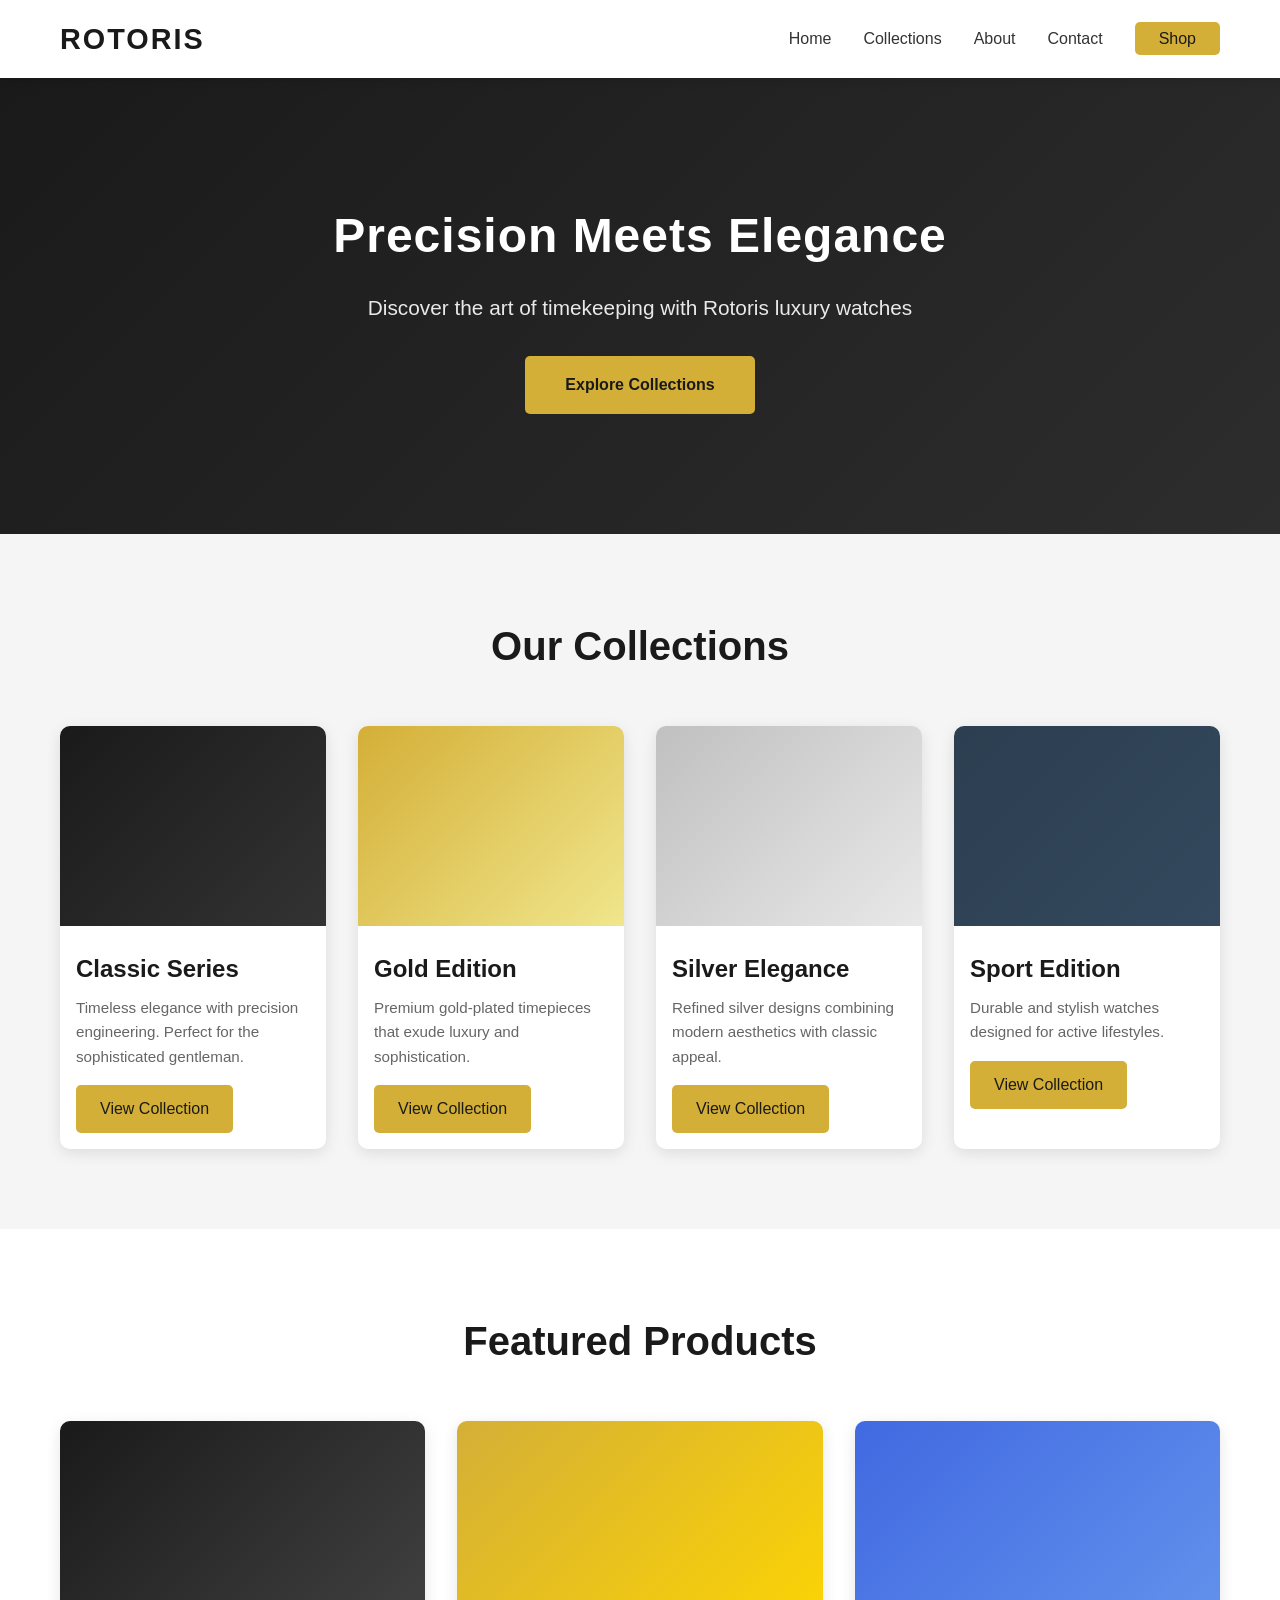
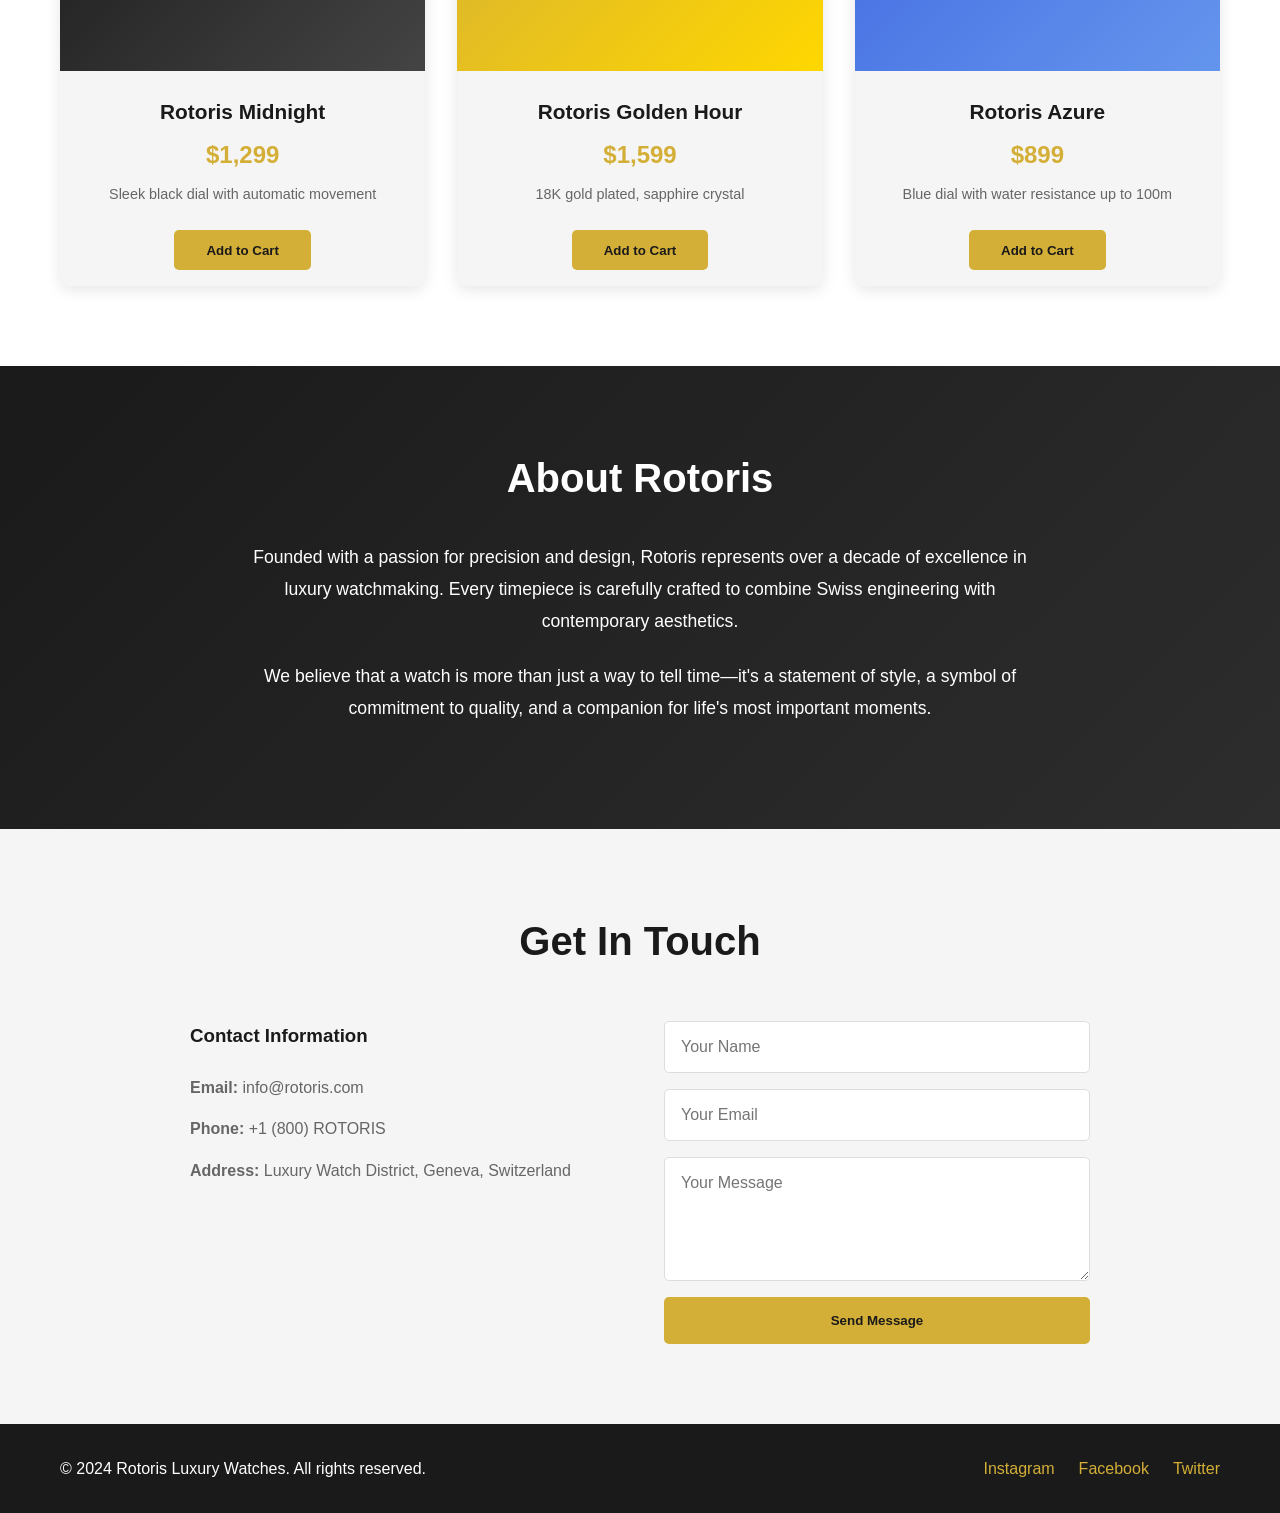
<file: index.html>
<!DOCTYPE html>
<html lang="en">
<head>
    <meta charset="UTF-8">
    <meta name="viewport" content="width=device-width, initial-scale=1.0">
    <meta name="description" content="Rotoris - Luxury Watch Brand. Precision, elegance, and timeless design.">
    <title>Rotoris - Luxury Watches</title>
    <link rel="stylesheet" href="styles.css">
</head>
<body>
    <!-- Navigation -->
    <nav class="navbar">
        <div class="container">
            <div class="logo">
                <h1>ROTORIS</h1>
            </div>
            <ul class="nav-menu">
                <li><a href="#home">Home</a></li>
                <li><a href="#collections">Collections</a></li>
                <li><a href="#about">About</a></li>
                <li><a href="#contact">Contact</a></li>
                <li><a href="#shop" class="btn-shop">Shop</a></li>
            </ul>
        </div>
    </nav>

    <!-- Hero Section -->
    <section id="home" class="hero">
        <div class="hero-content">
            <h2>Precision Meets Elegance</h2>
            <p>Discover the art of timekeeping with Rotoris luxury watches</p>
            <a href="#collections" class="cta-button">Explore Collections</a>
        </div>
    </section>

    <!-- Collections Section -->
    <section id="collections" class="collections">
        <div class="container">
            <h2>Our Collections</h2>
            
            <div class="collection-grid">
                <!-- Collection 1 -->
                <div class="collection-card">
                    <div class="collection-image" style="background: linear-gradient(135deg, #1a1a1a, #333);"></div>
                    <h3>Classic Series</h3>
                    <p>Timeless elegance with precision engineering. Perfect for the sophisticated gentleman.</p>
                    <a href="products.html?collection=classic" class="view-btn">View Collection</a>
                </div>

                <!-- Collection 2 -->
                <div class="collection-card">
                    <div class="collection-image" style="background: linear-gradient(135deg, #d4af37, #f0e68c);"></div>
                    <h3>Gold Edition</h3>
                    <p>Premium gold-plated timepieces that exude luxury and sophistication.</p>
                    <a href="products.html?collection=gold" class="view-btn">View Collection</a>
                </div>

                <!-- Collection 3 -->
                <div class="collection-card">
                    <div class="collection-image" style="background: linear-gradient(135deg, #c0c0c0, #e8e8e8);"></div>
                    <h3>Silver Elegance</h3>
                    <p>Refined silver designs combining modern aesthetics with classic appeal.</p>
                    <a href="products.html?collection=silver" class="view-btn">View Collection</a>
                </div>

                <!-- Collection 4 -->
                <div class="collection-card">
                    <div class="collection-image" style="background: linear-gradient(135deg, #2c3e50, #34495e);"></div>
                    <h3>Sport Edition</h3>
                    <p>Durable and stylish watches designed for active lifestyles.</p>
                    <a href="products.html?collection=sport" class="view-btn">View Collection</a>
                </div>
            </div>
        </div>
    </section>

    <!-- Featured Products Section -->
    <section class="featured-products">
        <div class="container">
            <h2>Featured Products</h2>
            
            <div class="products-grid">
                <!-- Product 1 -->
                <div class="product-card">
                    <div class="product-image" style="background: linear-gradient(135deg, #1a1a1a, #444);"></div>
                    <h4>Rotoris Midnight</h4>
                    <p class="price">$1,299</p>
                    <p class="description">Sleek black dial with automatic movement</p>
                    <button class="add-to-cart">Add to Cart</button>
                </div>

                <!-- Product 2 -->
                <div class="product-card">
                    <div class="product-image" style="background: linear-gradient(135deg, #d4af37, #ffd700);"></div>
                    <h4>Rotoris Golden Hour</h4>
                    <p class="price">$1,599</p>
                    <p class="description">18K gold plated, sapphire crystal</p>
                    <button class="add-to-cart">Add to Cart</button>
                </div>

                <!-- Product 3 -->
                <div class="product-card">
                    <div class="product-image" style="background: linear-gradient(135deg, #4169e1, #6495ed);"></div>
                    <h4>Rotoris Azure</h4>
                    <p class="price">$899</p>
                    <p class="description">Blue dial with water resistance up to 100m</p>
                    <button class="add-to-cart">Add to Cart</button>
                </div>
            </div>
        </div>
    </section>

    <!-- About Section -->
    <section id="about" class="about">
        <div class="container">
            <h2>About Rotoris</h2>
            <div class="about-content">
                <p>Founded with a passion for precision and design, Rotoris represents over a decade of excellence in luxury watchmaking. Every timepiece is carefully crafted to combine Swiss engineering with contemporary aesthetics.</p>
                <p>We believe that a watch is more than just a way to tell time—it's a statement of style, a symbol of commitment to quality, and a companion for life's most important moments.</p>
            </div>
        </div>
    </section>

    <!-- Contact Section -->
    <section id="contact" class="contact">
        <div class="container">
            <h2>Get In Touch</h2>
            <div class="contact-content">
                <div class="contact-info">
                    <h3>Contact Information</h3>
                    <p><strong>Email:</strong> info@rotoris.com</p>
                    <p><strong>Phone:</strong> +1 (800) ROTORIS</p>
                    <p><strong>Address:</strong> Luxury Watch District, Geneva, Switzerland</p>
                </div>
                <form class="contact-form">
                    <input type="text" placeholder="Your Name" required>
                    <input type="email" placeholder="Your Email" required>
                    <textarea placeholder="Your Message" rows="5" required></textarea>
                    <button type="submit" class="submit-btn">Send Message</button>
                </form>
            </div>
        </div>
    </section>

    <!-- Footer -->
    <footer class="footer">
        <div class="container">
            <p>&copy; 2024 Rotoris Luxury Watches. All rights reserved.</p>
            <div class="social-links">
                <a href="#">Instagram</a>
                <a href="#">Facebook</a>
                <a href="#">Twitter</a>
            </div>
        </div>
    </footer>

    <script src="script.js"></script>
</body>
</html>
</file>
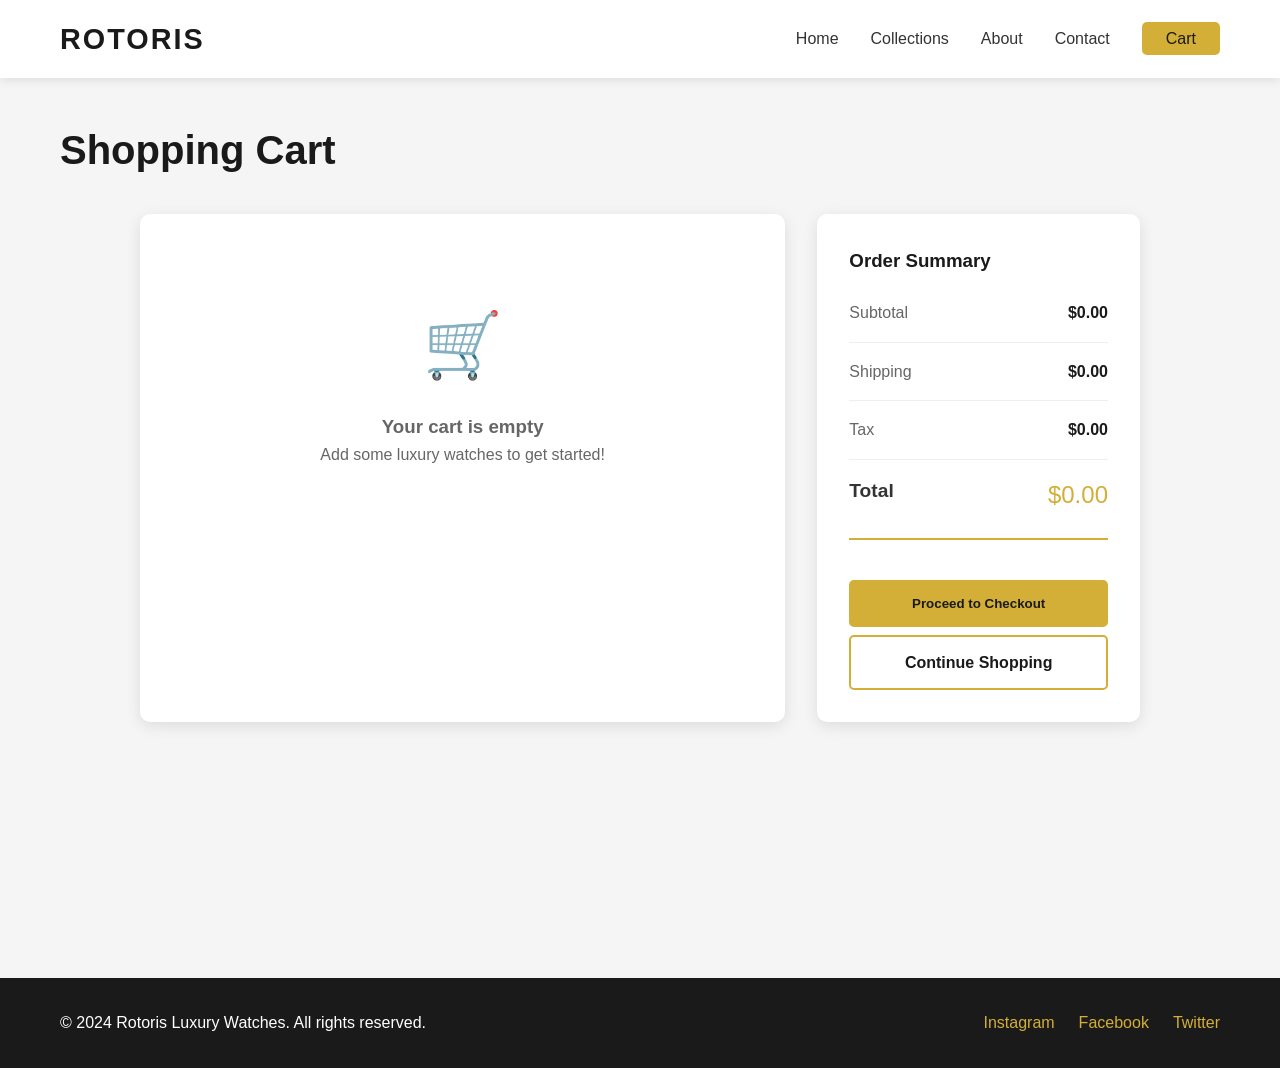
<file: cart.html>
<!DOCTYPE html>
<html lang="en">
<head>
    <meta charset="UTF-8">
    <meta name="viewport" content="width=device-width, initial-scale=1.0">
    <meta name="description" content="Rotoris Shopping Cart">
    <title>Rotoris - Shopping Cart</title>
    <link rel="stylesheet" href="styles.css">
    <style>
        .cart-page {
            padding: 40px 20px;
            background: var(--light-bg);
            min-height: 100vh;
        }

        .page-title {
            font-size: 2.5rem;
            margin-bottom: 2rem;
            color: var(--primary-color);
        }

        .cart-container {
            display: grid;
            grid-template-columns: 2fr 1fr;
            gap: 2rem;
            max-width: 1000px;
            margin: 0 auto;
        }

        .cart-items {
            background: var(--white);
            padding: 2rem;
            border-radius: 10px;
            box-shadow: 0 4px 15px rgba(0, 0, 0, 0.1);
        }

        .cart-item {
            display: flex;
            justify-content: space-between;
            align-items: center;
            padding: 1.5rem;
            border-bottom: 1px solid #eee;
        }

        .cart-item:last-child {
            border-bottom: none;
        }

        .item-info {
            flex: 1;
        }

        .item-name {
            font-size: 1.1rem;
            font-weight: bold;
            color: var(--primary-color);
            margin-bottom: 0.5rem;
        }

        .item-price {
            color: var(--secondary-color);
            font-size: 1.2rem;
            font-weight: bold;
        }

        .item-actions {
            display: flex;
            gap: 1rem;
            align-items: center;
        }

        .quantity-control {
            display: flex;
            align-items: center;
            gap: 0.5rem;
            border: 1px solid #ddd;
            border-radius: 5px;
            padding: 0.3rem;
        }

        .quantity-control button {
            background: none;
            border: none;
            cursor: pointer;
            padding: 0.3rem 0.5rem;
            color: var(--primary-color);
        }

        .quantity-control input {
            width: 40px;
            text-align: center;
            border: none;
            background: transparent;
        }

        .btn-remove {
            background: #ff6b6b;
            color: var(--white);
            border: none;
            padding: 0.5rem 1rem;
            border-radius: 5px;
            cursor: pointer;
            transition: background 0.3s ease;
        }

        .btn-remove:hover {
            background: #ff5252;
        }

        .cart-summary {
            background: var(--white);
            padding: 2rem;
            border-radius: 10px;
            box-shadow: 0 4px 15px rgba(0, 0, 0, 0.1);
            height: fit-content;
        }

        .summary-item {
            display: flex;
            justify-content: space-between;
            margin-bottom: 1rem;
            padding-bottom: 1rem;
            border-bottom: 1px solid #eee;
        }

        .summary-item:last-child {
            border-bottom: none;
        }

        .summary-label {
            color: #666;
        }

        .summary-value {
            font-weight: bold;
            color: var(--primary-color);
        }

        .summary-total {
            font-size: 1.5rem;
            color: var(--secondary-color);
        }

        .btn-checkout {
            width: 100%;
            padding: 1rem;
            background: var(--secondary-color);
            color: var(--primary-color);
            border: none;
            border-radius: 5px;
            font-weight: bold;
            cursor: pointer;
            transition: background 0.3s ease;
            margin-top: 1rem;
        }

        .btn-checkout:hover {
            background: #c99e1a;
        }

        .btn-continue-shopping {
            width: 100%;
            padding: 0.8rem;
            background: transparent;
            color: var(--primary-color);
            border: 2px solid var(--secondary-color);
            border-radius: 5px;
            font-weight: bold;
            cursor: pointer;
            text-decoration: none;
            display: inline-block;
            text-align: center;
            transition: all 0.3s ease;
            margin-top: 0.5rem;
        }

        .btn-continue-shopping:hover {
            background: var(--secondary-color);
        }

        .empty-cart {
            text-align: center;
            padding: 3rem;
            color: #666;
        }

        .empty-cart-icon {
            font-size: 4rem;
            margin-bottom: 1rem;
        }

        @media (max-width: 768px) {
            .cart-container {
                grid-template-columns: 1fr;
            }
        }
    </style>
</head>
<body>
    <!-- Navigation -->
    <nav class="navbar">
        <div class="container">
            <div class="logo">
                <h1>ROTORIS</h1>
            </div>
            <ul class="nav-menu">
                <li><a href="index.html">Home</a></li>
                <li><a href="index.html#collections">Collections</a></li>
                <li><a href="index.html#about">About</a></li>
                <li><a href="index.html#contact">Contact</a></li>
                <li><a href="cart.html" class="btn-shop">Cart</a></li>
            </ul>
        </div>
    </nav>

    <!-- Cart Page -->
    <div class="cart-page">
        <div class="container">
            <h2 class="page-title">Shopping Cart</h2>

            <div class="cart-container">
                <!-- Cart Items -->
                <div class="cart-items" id="cart-items">
                    <!-- Items will be loaded here by JavaScript -->
                </div>

                <!-- Cart Summary -->
                <div class="cart-summary">
                    <h3 style="margin-bottom: 1.5rem; color: var(--primary-color);">Order Summary</h3>
                    
                    <div class="summary-item">
                        <span class="summary-label">Subtotal</span>
                        <span class="summary-value" id="subtotal">$0.00</span>
                    </div>

                    <div class="summary-item">
                        <span class="summary-label">Shipping</span>
                        <span class="summary-value" id="shipping">$0.00</span>
                    </div>

                    <div class="summary-item">
                        <span class="summary-label">Tax</span>
                        <span class="summary-value" id="tax">$0.00</span>
                    </div>

                    <div class="summary-item" style="border-bottom: 2px solid var(--secondary-color); padding-bottom: 1.5rem; margin-bottom: 1.5rem;">
                        <span style="font-size: 1.2rem; font-weight: bold;">Total</span>
                        <span class="summary-total" id="total">$0.00</span>
                    </div>

                    <button class="btn-checkout" onclick="checkout()">Proceed to Checkout</button>
                    <a href="products.html?collection=classic" class="btn-continue-shopping">Continue Shopping</a>
                </div>
            </div>
        </div>
    </div>

    <!-- Footer -->
    <footer class="footer">
        <div class="container">
            <p>&copy; 2024 Rotoris Luxury Watches. All rights reserved.</p>
            <div class="social-links">
                <a href="#">Instagram</a>
                <a href="#">Facebook</a>
                <a href="#">Twitter</a>
            </div>
        </div>
    </footer>

    <script>
        // Load and display cart items
        function loadCart() {
            const cart = JSON.parse(localStorage.getItem('rotorisCart')) || [];
            const cartItemsDiv = document.getElementById('cart-items');

            if (cart.length === 0) {
                cartItemsDiv.innerHTML = `
                    <div class="empty-cart">
                        <div class="empty-cart-icon">🛒</div>
                        <h3>Your cart is empty</h3>
                        <p>Add some luxury watches to get started!</p>
                    </div>
                `;
                return;
            }

            cartItemsDiv.innerHTML = cart.map((item, index) => `
                <div class="cart-item">
                    <div class="item-info">
                        <div class="item-name">${item.name}</div>
                        <div class="item-price">${item.price}</div>
                    </div>
                    <div class="item-actions">
                        <div class="quantity-control">
                            <button onclick="decreaseQuantity(${index})">−</button>
                            <input type="number" value="1" min="1" readonly>
                            <button onclick="increaseQuantity(${index})">+</button>
                        </div>
                        <button class="btn-remove" onclick="removeItem(${index})">Remove</button>
                    </div>
                </div>
            `).join('');

            updateSummary();
        }

        // Update cart summary
        function updateSummary() {
            const cart = JSON.parse(localStorage.getItem('rotorisCart')) || [];
            const subtotal = cart.reduce((sum, item) => {
                const price = parseFloat(item.price.replace('$', ''));
                return sum + price;
            }, 0);

            const shipping = subtotal > 0 ? 0 : 0; // Free shipping
            const tax = subtotal * 0.08;
            const total = subtotal + shipping + tax;

            document.getElementById('subtotal').textContent = `$${subtotal.toFixed(2)}`;
            document.getElementById('shipping').textContent = shipping === 0 ? 'FREE' : `$${shipping.toFixed(2)}`;
            document.getElementById('tax').textContent = `$${tax.toFixed(2)}`;
            document.getElementById('total').textContent = `$${total.toFixed(2)}`;
        }

        // Remove item from cart
        function removeItem(index) {
            let cart = JSON.parse(localStorage.getItem('rotorisCart')) || [];
            cart.splice(index, 1);
            localStorage.setItem('rotorisCart', JSON.stringify(cart));
            loadCart();
        }

        // Increase quantity
        function increaseQuantity(index) {
            alert('Quantity management coming soon!');
        }

        // Decrease quantity
        function decreaseQuantity(index) {
            alert('Quantity management coming soon!');
        }

        // Checkout
        function checkout() {
            const cart = JSON.parse(localStorage.getItem('rotorisCart')) || [];
            if (cart.length === 0) {
                alert('Your cart is empty!');
                return;
            }
            alert('Thank you for your order! Redirecting to payment...');
            // In a real app, this would redirect to a payment gateway
        }

        // Initialize
        window.addEventListener('DOMContentLoaded', loadCart);
    </script>
</body>
</html>
</file>
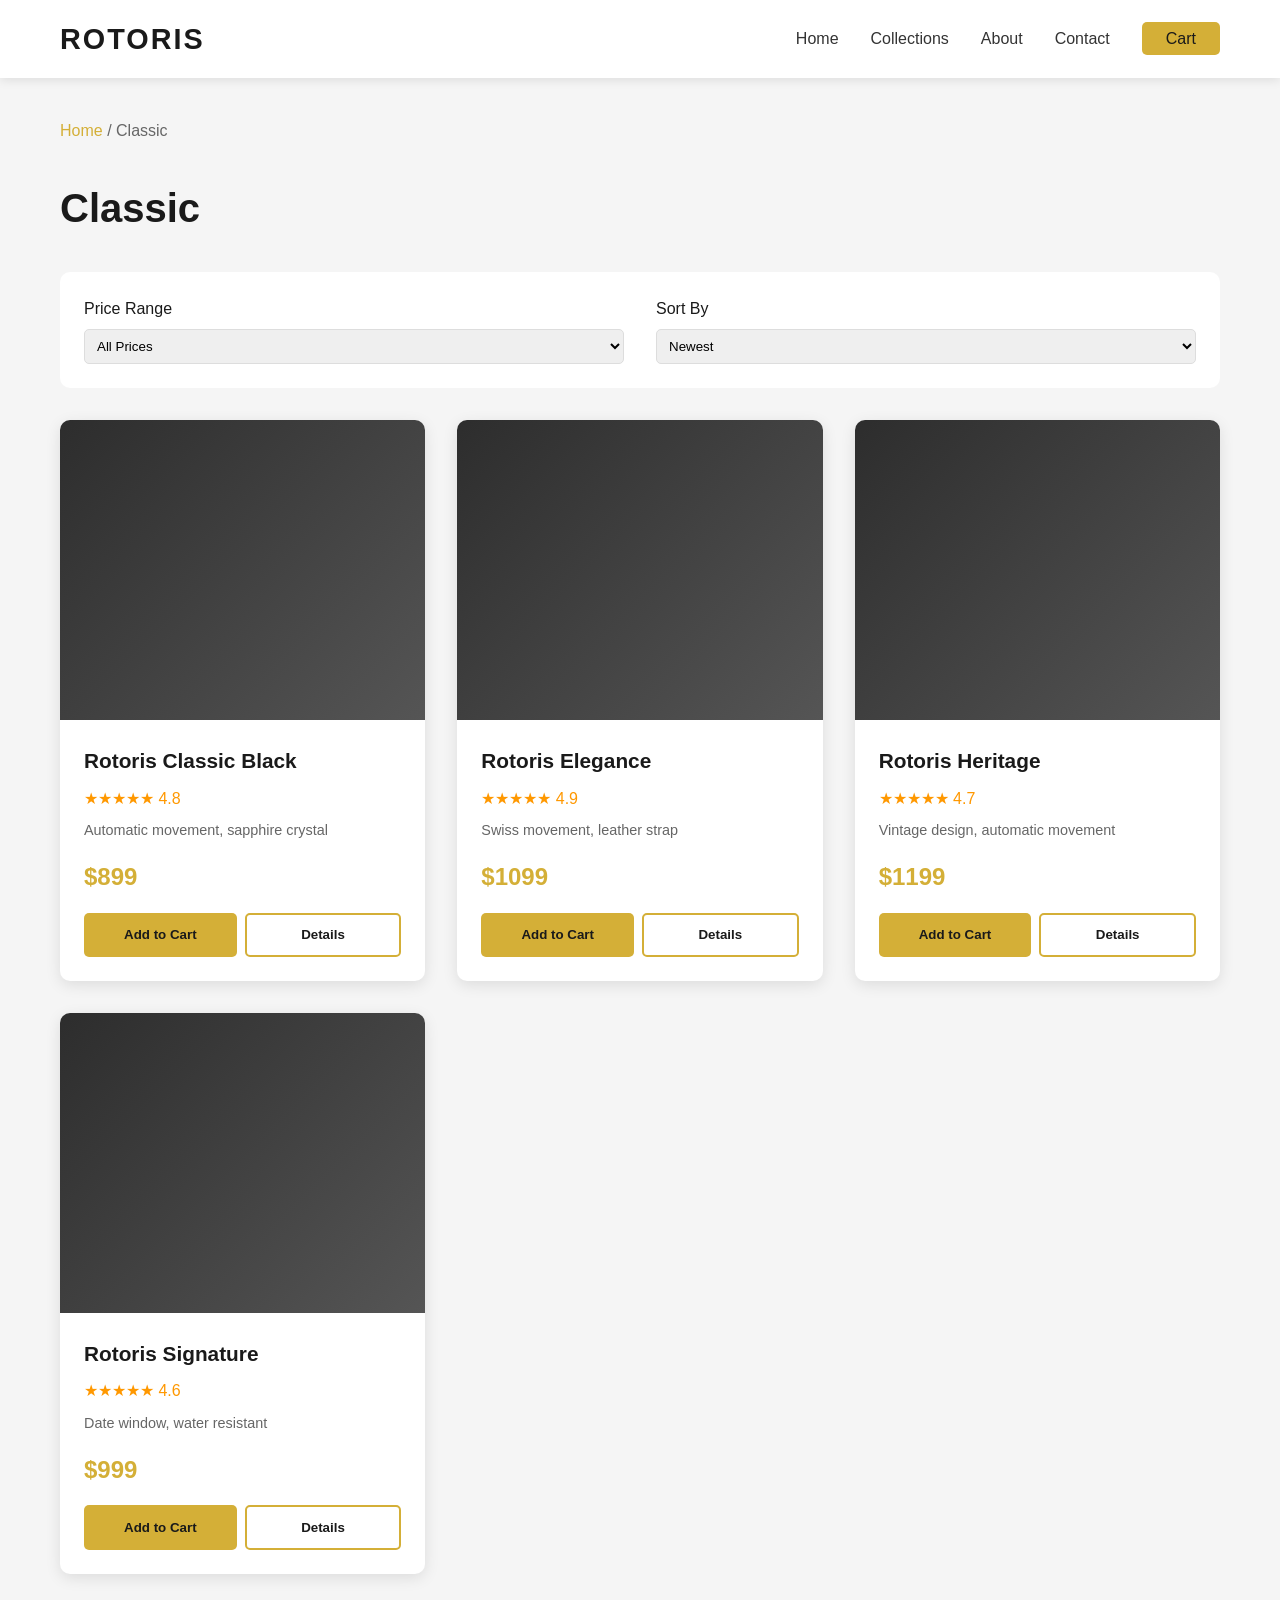
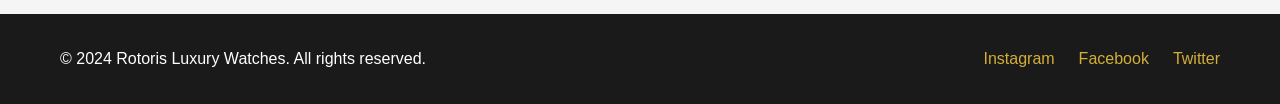
<file: products.html>
<!DOCTYPE html>
<html lang="en">
<head>
    <meta charset="UTF-8">
    <meta name="viewport" content="width=device-width, initial-scale=1.0">
    <meta name="description" content="Rotoris Watch Collections - Premium luxury watches">
    <title>Rotoris - Product Collections</title>
    <link rel="stylesheet" href="styles.css">
    <style>
        .products-page {
            padding: 40px 20px;
            background: var(--light-bg);
            min-height: 100vh;
        }

        .breadcrumb {
            margin-bottom: 2rem;
            color: #666;
        }

        .breadcrumb a {
            color: var(--secondary-color);
            text-decoration: none;
        }

        .page-title {
            font-size: 2.5rem;
            margin-bottom: 2rem;
            color: var(--primary-color);
            text-transform: capitalize;
        }

        .filters {
            background: var(--white);
            padding: 1.5rem;
            border-radius: 10px;
            margin-bottom: 2rem;
            display: flex;
            gap: 2rem;
            flex-wrap: wrap;
        }

        .filter-group {
            flex: 1;
            min-width: 200px;
        }

        .filter-group label {
            display: block;
            margin-bottom: 0.5rem;
            font-weight: 500;
            color: var(--primary-color);
        }

        .filter-group select,
        .filter-group input {
            width: 100%;
            padding: 0.5rem;
            border: 1px solid #ddd;
            border-radius: 5px;
        }

        .products-display {
            display: grid;
            grid-template-columns: repeat(auto-fill, minmax(280px, 1fr));
            gap: 2rem;
        }

        .product-detail-card {
            background: var(--white);
            border-radius: 10px;
            overflow: hidden;
            box-shadow: 0 4px 15px rgba(0, 0, 0, 0.1);
            transition: transform 0.3s ease;
        }

        .product-detail-card:hover {
            transform: translateY(-10px);
        }

        .product-image {
            height: 300px;
            width: 100%;
            background: linear-gradient(135deg, #2d2d2d, #555);
        }

        .product-info {
            padding: 1.5rem;
        }

        .product-name {
            font-size: 1.3rem;
            margin-bottom: 0.5rem;
            color: var(--primary-color);
        }

        .product-rating {
            color: #ff9800;
            margin-bottom: 0.5rem;
        }

        .product-specs {
            font-size: 0.9rem;
            color: #666;
            margin-bottom: 1rem;
        }

        .product-price {
            font-size: 1.5rem;
            color: var(--secondary-color);
            font-weight: bold;
            margin-bottom: 1rem;
        }

        .product-actions {
            display: flex;
            gap: 0.5rem;
        }

        .btn-primary {
            flex: 1;
            padding: 0.8rem;
            background: var(--secondary-color);
            color: var(--primary-color);
            border: none;
            border-radius: 5px;
            cursor: pointer;
            font-weight: bold;
            transition: background 0.3s ease;
        }

        .btn-primary:hover {
            background: #c99e1a;
        }

        .btn-secondary {
            flex: 1;
            padding: 0.8rem;
            background: transparent;
            color: var(--primary-color);
            border: 2px solid var(--secondary-color);
            border-radius: 5px;
            cursor: pointer;
            font-weight: bold;
            transition: all 0.3s ease;
        }

        .btn-secondary:hover {
            background: var(--secondary-color);
        }

        .no-results {
            text-align: center;
            padding: 3rem;
            color: #666;
        }
    </style>
</head>
<body>
    <!-- Navigation -->
    <nav class="navbar">
        <div class="container">
            <div class="logo">
                <h1>ROTORIS</h1>
            </div>
            <ul class="nav-menu">
                <li><a href="index.html">Home</a></li>
                <li><a href="index.html#collections">Collections</a></li>
                <li><a href="index.html#about">About</a></li>
                <li><a href="index.html#contact">Contact</a></li>
                <li><a href="cart.html" class="btn-shop">Cart</a></li>
            </ul>
        </div>
    </nav>

    <!-- Products Page -->
    <div class="products-page">
        <div class="container">
            <div class="breadcrumb">
                <a href="index.html">Home</a> / <span id="current-collection">Collection</span>
            </div>

            <h2 class="page-title" id="collection-title">Collection</h2>

            <!-- Filters -->
            <div class="filters">
                <div class="filter-group">
                    <label for="price-filter">Price Range</label>
                    <select id="price-filter">
                        <option value="">All Prices</option>
                        <option value="0-500">Under $500</option>
                        <option value="500-1000">$500 - $1000</option>
                        <option value="1000-1500">$1000 - $1500</option>
                        <option value="1500">Above $1500</option>
                    </select>
                </div>
                <div class="filter-group">
                    <label for="sort-filter">Sort By</label>
                    <select id="sort-filter">
                        <option value="newest">Newest</option>
                        <option value="price-low">Price: Low to High</option>
                        <option value="price-high">Price: High to Low</option>
                        <option value="popular">Most Popular</option>
                    </select>
                </div>
            </div>

            <!-- Products Grid -->
            <div class="products-display" id="products-grid">
                <!-- Products will be loaded here by JavaScript -->
            </div>
        </div>
    </div>

    <!-- Footer -->
    <footer class="footer">
        <div class="container">
            <p>&copy; 2024 Rotoris Luxury Watches. All rights reserved.</p>
            <div class="social-links">
                <a href="#">Instagram</a>
                <a href="#">Facebook</a>
                <a href="#">Twitter</a>
            </div>
        </div>
    </footer>

    <script>
        // Product database
        const allProducts = {
            classic: [
                { id: 1, name: 'Rotoris Classic Black', price: 899, rating: 4.8, specs: 'Automatic movement, sapphire crystal' },
                { id: 2, name: 'Rotoris Elegance', price: 1099, rating: 4.9, specs: 'Swiss movement, leather strap' },
                { id: 3, name: 'Rotoris Heritage', price: 1199, rating: 4.7, specs: 'Vintage design, automatic movement' },
                { id: 4, name: 'Rotoris Signature', price: 999, rating: 4.6, specs: 'Date window, water resistant' }
            ],
            gold: [
                { id: 5, name: 'Rotoris Golden Hour', price: 1599, rating: 5.0, specs: '18K gold plated, sapphire crystal' },
                { id: 6, name: 'Rotoris Gold Luxury', price: 1799, rating: 4.9, specs: 'Solid gold case, diamond markers' },
                { id: 7, name: 'Rotoris Prestige Gold', price: 1899, rating: 4.8, specs: 'Premium gold finish, automatic' },
                { id: 8, name: 'Rotoris Gold Elite', price: 2099, rating: 4.9, specs: 'Exclusive gold collection' }
            ],
            silver: [
                { id: 9, name: 'Rotoris Silver Elegance', price: 899, rating: 4.7, specs: 'Stainless steel, sleek design' },
                { id: 10, name: 'Rotoris Pearl Silver', price: 999, rating: 4.8, specs: 'Pearl dial, silver case' },
                { id: 11, name: 'Rotoris Silver Shine', price: 1099, rating: 4.6, specs: 'High polish silver, sapphire' },
                { id: 12, name: 'Rotoris Silver Prestige', price: 1299, rating: 4.9, specs: 'Premium silver, water resistant' }
            ],
            sport: [
                { id: 13, name: 'Rotoris Sport Black', price: 799, rating: 4.8, specs: 'Durable, 100m water resistant' },
                { id: 14, name: 'Rotoris Adventure', price: 899, rating: 4.7, specs: 'Rugged design, chronograph' },
                { id: 15, name: 'Rotoris Sport Blue', price: 849, rating: 4.9, specs: 'Blue dial, anti-shock' },
                { id: 16, name: 'Rotoris Extreme', price: 1099, rating: 4.8, specs: 'Professional grade, 200m resistant' }
            ]
        };

        // Get collection from URL params
        function getCollection() {
            const params = new URLSearchParams(window.location.search);
            return params.get('collection') || 'classic';
        }

        // Display products
        function displayProducts(collection) {
            const products = allProducts[collection] || allProducts.classic;
            const grid = document.getElementById('products-grid');
            
            grid.innerHTML = products.map(product => `
                <div class="product-detail-card">
                    <div class="product-image"></div>
                    <div class="product-info">
                        <h4 class="product-name">${product.name}</h4>
                        <div class="product-rating">★★★★★ ${product.rating}</div>
                        <p class="product-specs">${product.specs}</p>
                        <p class="product-price">$${product.price}</p>
                        <div class="product-actions">
                            <button class="btn-primary" onclick="addToCart('${product.name}', ${product.price})">Add to Cart</button>
                            <button class="btn-secondary" onclick="viewDetails(${product.id})">Details</button>
                        </div>
                    </div>
                </div>
            `).join('');
        }

        // Add to cart
        function addToCart(name, price) {
            let cart = JSON.parse(localStorage.getItem('rotorisCart')) || [];
            cart.push({ name, price, id: Date.now() });
            localStorage.setItem('rotorisCart', JSON.stringify(cart));
            alert(`${name} added to cart!`);
        }

        // View product details
        function viewDetails(id) {
            alert(`Product ID: ${id} - Detailed view coming soon!`);
        }

        // Initialize page
        window.addEventListener('DOMContentLoaded', () => {
            const collection = getCollection();
            document.getElementById('collection-title').textContent = collection.charAt(0).toUpperCase() + collection.slice(1);
            document.getElementById('current-collection').textContent = collection.charAt(0).toUpperCase() + collection.slice(1);
            displayProducts(collection);
        });
    </script>
</body>
</html>
</file>
<file: styles.css>
* {
    margin: 0;
    padding: 0;
    box-sizing: border-box;
}

:root {
    --primary-color: #1a1a1a;
    --secondary-color: #d4af37;
    --text-color: #333;
    --light-bg: #f5f5f5;
    --white: #ffffff;
    --accent: #c0c0c0;
}

body {
    font-family: 'Segoe UI', Tahoma, Geneva, Verdana, sans-serif;
    color: var(--text-color);
    line-height: 1.6;
}

.container {
    max-width: 1200px;
    margin: 0 auto;
    padding: 0 20px;
}

/* Navigation */
.navbar {
    background: var(--white);
    box-shadow: 0 2px 10px rgba(0, 0, 0, 0.1);
    position: sticky;
    top: 0;
    z-index: 1000;
}

.navbar .container {
    display: flex;
    justify-content: space-between;
    align-items: center;
    padding: 1rem 20px;
}

.logo h1 {
    font-size: 1.8rem;
    color: var(--primary-color);
    letter-spacing: 2px;
}

.nav-menu {
    display: flex;
    list-style: none;
    gap: 2rem;
}

.nav-menu a {
    text-decoration: none;
    color: var(--text-color);
    font-weight: 500;
    transition: color 0.3s ease;
}

.nav-menu a:hover {
    color: var(--secondary-color);
}

.btn-shop {
    background: var(--secondary-color);
    color: var(--primary-color) !important;
    padding: 0.5rem 1.5rem;
    border-radius: 5px;
    transition: background 0.3s ease;
}

.btn-shop:hover {
    background: #c99e1a;
}

/* Hero Section */
.hero {
    background: linear-gradient(135deg, #1a1a1a 0%, #2d2d2d 100%);
    color: var(--white);
    padding: 120px 20px;
    text-align: center;
}

.hero-content h2 {
    font-size: 3rem;
    margin-bottom: 1rem;
    letter-spacing: 1px;
}

.hero-content p {
    font-size: 1.3rem;
    margin-bottom: 2rem;
    opacity: 0.9;
}

.cta-button {
    display: inline-block;
    background: var(--secondary-color);
    color: var(--primary-color);
    padding: 1rem 2.5rem;
    text-decoration: none;
    border-radius: 5px;
    font-weight: bold;
    transition: transform 0.3s ease, background 0.3s ease;
    cursor: pointer;
}

.cta-button:hover {
    background: #c99e1a;
    transform: translateY(-2px);
}

/* Collections Section */
.collections {
    padding: 80px 20px;
    background: var(--light-bg);
}

.collections h2 {
    text-align: center;
    font-size: 2.5rem;
    margin-bottom: 3rem;
    color: var(--primary-color);
}

.collection-grid {
    display: grid;
    grid-template-columns: repeat(auto-fit, minmax(250px, 1fr));
    gap: 2rem;
}

.collection-card {
    background: var(--white);
    border-radius: 10px;
    overflow: hidden;
    box-shadow: 0 4px 15px rgba(0, 0, 0, 0.1);
    transition: transform 0.3s ease, box-shadow 0.3s ease;
}

.collection-card:hover {
    transform: translateY(-10px);
    box-shadow: 0 8px 25px rgba(0, 0, 0, 0.15);
}

.collection-image {
    height: 200px;
    width: 100%;
}

.collection-card h3 {
    padding: 1.5rem 1rem 0.5rem;
    font-size: 1.5rem;
    color: var(--primary-color);
}

.collection-card p {
    padding: 0 1rem;
    color: #666;
    font-size: 0.95rem;
}

.view-btn {
    display: inline-block;
    margin: 1rem;
    padding: 0.7rem 1.5rem;
    background: var(--secondary-color);
    color: var(--primary-color);
    text-decoration: none;
    border-radius: 5px;
    font-weight: 500;
    transition: background 0.3s ease;
}

.view-btn:hover {
    background: #c99e1a;
}

/* Featured Products */
.featured-products {
    padding: 80px 20px;
    background: var(--white);
}

.featured-products h2 {
    text-align: center;
    font-size: 2.5rem;
    margin-bottom: 3rem;
    color: var(--primary-color);
}

.products-grid {
    display: grid;
    grid-template-columns: repeat(auto-fit, minmax(280px, 1fr));
    gap: 2rem;
}

.product-card {
    background: var(--light-bg);
    border-radius: 10px;
    overflow: hidden;
    text-align: center;
    box-shadow: 0 4px 15px rgba(0, 0, 0, 0.1);
    transition: transform 0.3s ease;
}

.product-card:hover {
    transform: scale(1.05);
}

.product-image {
    height: 250px;
    width: 100%;
}

.product-card h4 {
    padding: 1.5rem 1rem 0.5rem;
    font-size: 1.3rem;
    color: var(--primary-color);
}

.product-card .price {
    font-size: 1.5rem;
    color: var(--secondary-color);
    font-weight: bold;
}

.product-card .description {
    padding: 0.5rem 1rem;
    color: #666;
    font-size: 0.9rem;
}

.add-to-cart {
    margin: 1rem;
    padding: 0.8rem 2rem;
    background: var(--secondary-color);
    color: var(--primary-color);
    border: none;
    border-radius: 5px;
    font-weight: bold;
    cursor: pointer;
    transition: background 0.3s ease;
}

.add-to-cart:hover {
    background: #c99e1a;
}

/* About Section */
.about {
    padding: 80px 20px;
    background: linear-gradient(135deg, #1a1a1a 0%, #2d2d2d 100%);
    color: var(--white);
    text-align: center;
}

.about h2 {
    font-size: 2.5rem;
    margin-bottom: 2rem;
}

.about-content {
    max-width: 800px;
    margin: 0 auto;
}

.about-content p {
    font-size: 1.1rem;
    margin-bottom: 1.5rem;
    line-height: 1.8;
}

/* Contact Section */
.contact {
    padding: 80px 20px;
    background: var(--light-bg);
}

.contact h2 {
    text-align: center;
    font-size: 2.5rem;
    margin-bottom: 3rem;
    color: var(--primary-color);
}

.contact-content {
    display: grid;
    grid-template-columns: 1fr 1fr;
    gap: 3rem;
    max-width: 900px;
    margin: 0 auto;
}

.contact-info h3 {
    margin-bottom: 1.5rem;
    color: var(--primary-color);
}

.contact-info p {
    margin-bottom: 1rem;
    color: #666;
}

.contact-form {
    display: flex;
    flex-direction: column;
    gap: 1rem;
}

.contact-form input,
.contact-form textarea {
    padding: 1rem;
    border: 1px solid #ddd;
    border-radius: 5px;
    font-family: inherit;
    font-size: 1rem;
}

.contact-form input:focus,
.contact-form textarea:focus {
    outline: none;
    border-color: var(--secondary-color);
    box-shadow: 0 0 5px rgba(212, 175, 55, 0.3);
}

.submit-btn {
    padding: 1rem 2rem;
    background: var(--secondary-color);
    color: var(--primary-color);
    border: none;
    border-radius: 5px;
    font-weight: bold;
    cursor: pointer;
    transition: background 0.3s ease;
}

.submit-btn:hover {
    background: #c99e1a;
}

/* Footer */
.footer {
    background: var(--primary-color);
    color: var(--white);
    padding: 2rem 20px;
    text-align: center;
}

.footer .container {
    display: flex;
    justify-content: space-between;
    align-items: center;
}

.social-links {
    display: flex;
    gap: 1.5rem;
}

.social-links a {
    color: var(--secondary-color);
    text-decoration: none;
    transition: color 0.3s ease;
}

.social-links a:hover {
    color: var(--white);
}

/* Responsive Design */
@media (max-width: 768px) {
    .nav-menu {
        flex-direction: column;
        gap: 1rem;
    }

    .hero-content h2 {
        font-size: 2rem;
    }

    .collections h2,
    .featured-products h2,
    .contact h2 {
        font-size: 1.8rem;
    }

    .contact-content {
        grid-template-columns: 1fr;
    }

    .footer .container {
        flex-direction: column;
        gap: 1rem;
    }
}
</file>
